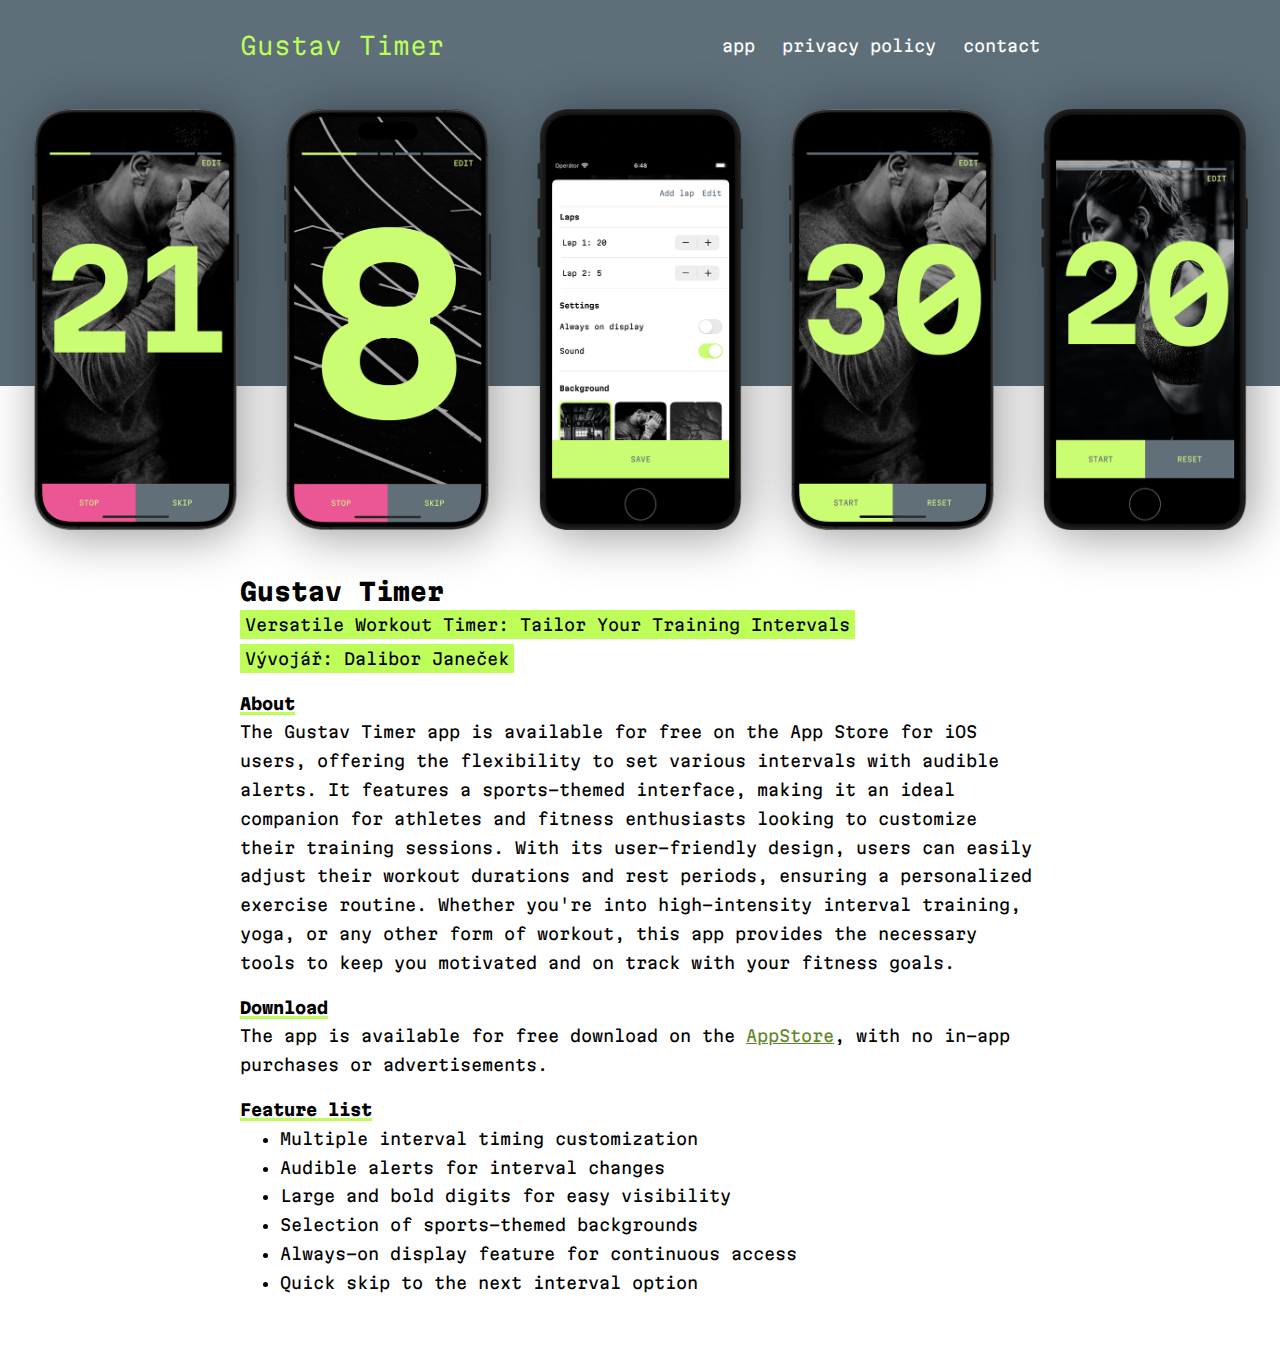
<file: docs/index.html>
<!DOCTYPE html>
<html lang="en">

<head>
    <meta charset="UTF-8">
    <link rel="preconnect" href="https://fonts.googleapis.com">
    <link rel="preconnect" href="https://fonts.gstatic.com" crossorigin>
    <link href="https://fonts.googleapis.com/css2?family=Martian+Mono:wght@100..800&display=swap" rel="stylesheet">
    <link rel="stylesheet" href="style.css">
    <meta name="viewport" content="width=device-width, initial-scale=1.0">
    <title>Gustav Timer</title>
</head>

<body>
    <div class="header">
        <div class="container">
            <section>
                <div class="menu">
                    <h1>Gustav Timer</h1>
                    <div>
                        <a href="index.html">app</a>
                        <a href="pp.html">privacy policy</a>
                        <a href="contact.html">contact</a>
                        <div>
                        </div>
            </section>
        </div>
            <div class="banner">
                <img src="ip21.png" alt="">
                <img src="ip8.png" alt="">
                <img src="se0.png" alt="">
                <img src="ip30.png" alt="">
                <img src="se20.png" alt="">
            </div>
    </div>
    <div class="container" id="after-banner">
        <!-- <a href="#en">#en</a> <a href="#cz">#cz</a> -->
        <section id="en">
            <h1>Gustav Timer</h1>
            <p><span class="highlight">Versatile Workout Timer: Tailor Your Training Intervals</span></p>
            <p><span class="highlight">Vývojář: Dalibor Janeček</span></p>
            <article>
                <h3>About</h3>
                The Gustav Timer app is available for free on the App Store for iOS users, offering the flexibility to
                set various intervals with audible alerts. It features a sports-themed interface, making it an ideal
                companion for athletes and fitness enthusiasts looking to customize their training sessions. With its
                user-friendly design, users can easily adjust their workout durations and rest periods, ensuring a
                personalized exercise routine. Whether you're into high-intensity interval training, yoga, or any other
                form of workout, this app provides the necessary tools to keep you motivated and on track with your
                fitness goals.
            </article>

            <article>
                <h3><a href="https://apps.apple.com/us/app/gustav-workout-timer/id6478176431">Download</a></h3>


                The app is available for free download on the <a href="https://apps.apple.com/us/app/gustav-workout-timer/id6478176431">AppStore</a>, with no in-app purchases or advertisements.
            </article>

            <article>
                <h3>Feature list</h3>
                <ul>
                    <li>Multiple interval timing customization</li>
                    <li>Audible alerts for interval changes</li>
                    <li>Large and bold digits for easy visibility</li>
                    <li>Selection of sports-themed backgrounds</li>
                    <li>Always-on display feature for continuous access</li>
                    <li>Quick skip to the next interval option</li>
                </ul>
            </article>
        </section>
    </div>
</body>

</html>
</file>
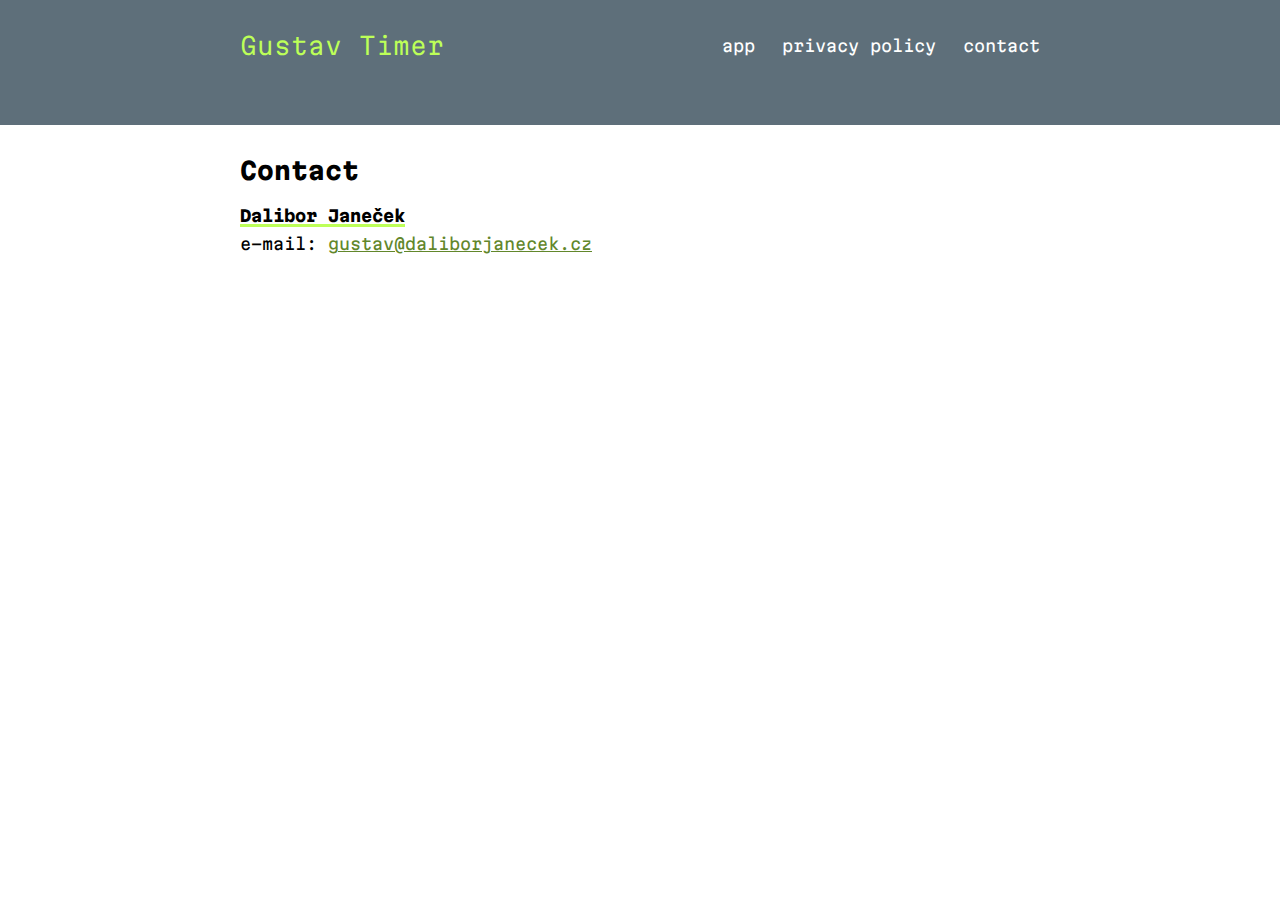
<file: docs/contact.html>
<!DOCTYPE html>
<html lang="en">
<head>
    <meta charset="UTF-8">
    <link rel="preconnect" href="https://fonts.googleapis.com">
<link rel="preconnect" href="https://fonts.gstatic.com" crossorigin>
<link href="https://fonts.googleapis.com/css2?family=Martian+Mono:wght@100..800&display=swap" rel="stylesheet">
    <link rel="stylesheet" href="style.css">
    <meta name="viewport" content="width=device-width, initial-scale=1.0">
    <title>Gustav Timer</title>
</head>
<body>
    <div class="header">
    <div class="container">
        <section>
            <div class="menu">
                <h1>Gustav Timer</h1>
                <div>
                    <a href="index.html">app</a>
                    <a href="pp.html">privacy policy</a>
                    <a href="contact.html">contact</a>
                <div>
            </div>
        </section>
    </div>
</div>
    <div class="container">
        <!-- <a href="#en">#en</a> <a href="#cz">#cz</a> -->
        <section id="en">
            <h1>Contact</h1>
            <article>
            <h3>Dalibor Janeček</h3>
                e-mail: <a href="mailto:gustav@daliborjanecek.cz">gustav@daliborjanecek.cz</a>
        </article>
        </section>
    </div>
</body>
</html>
</file>
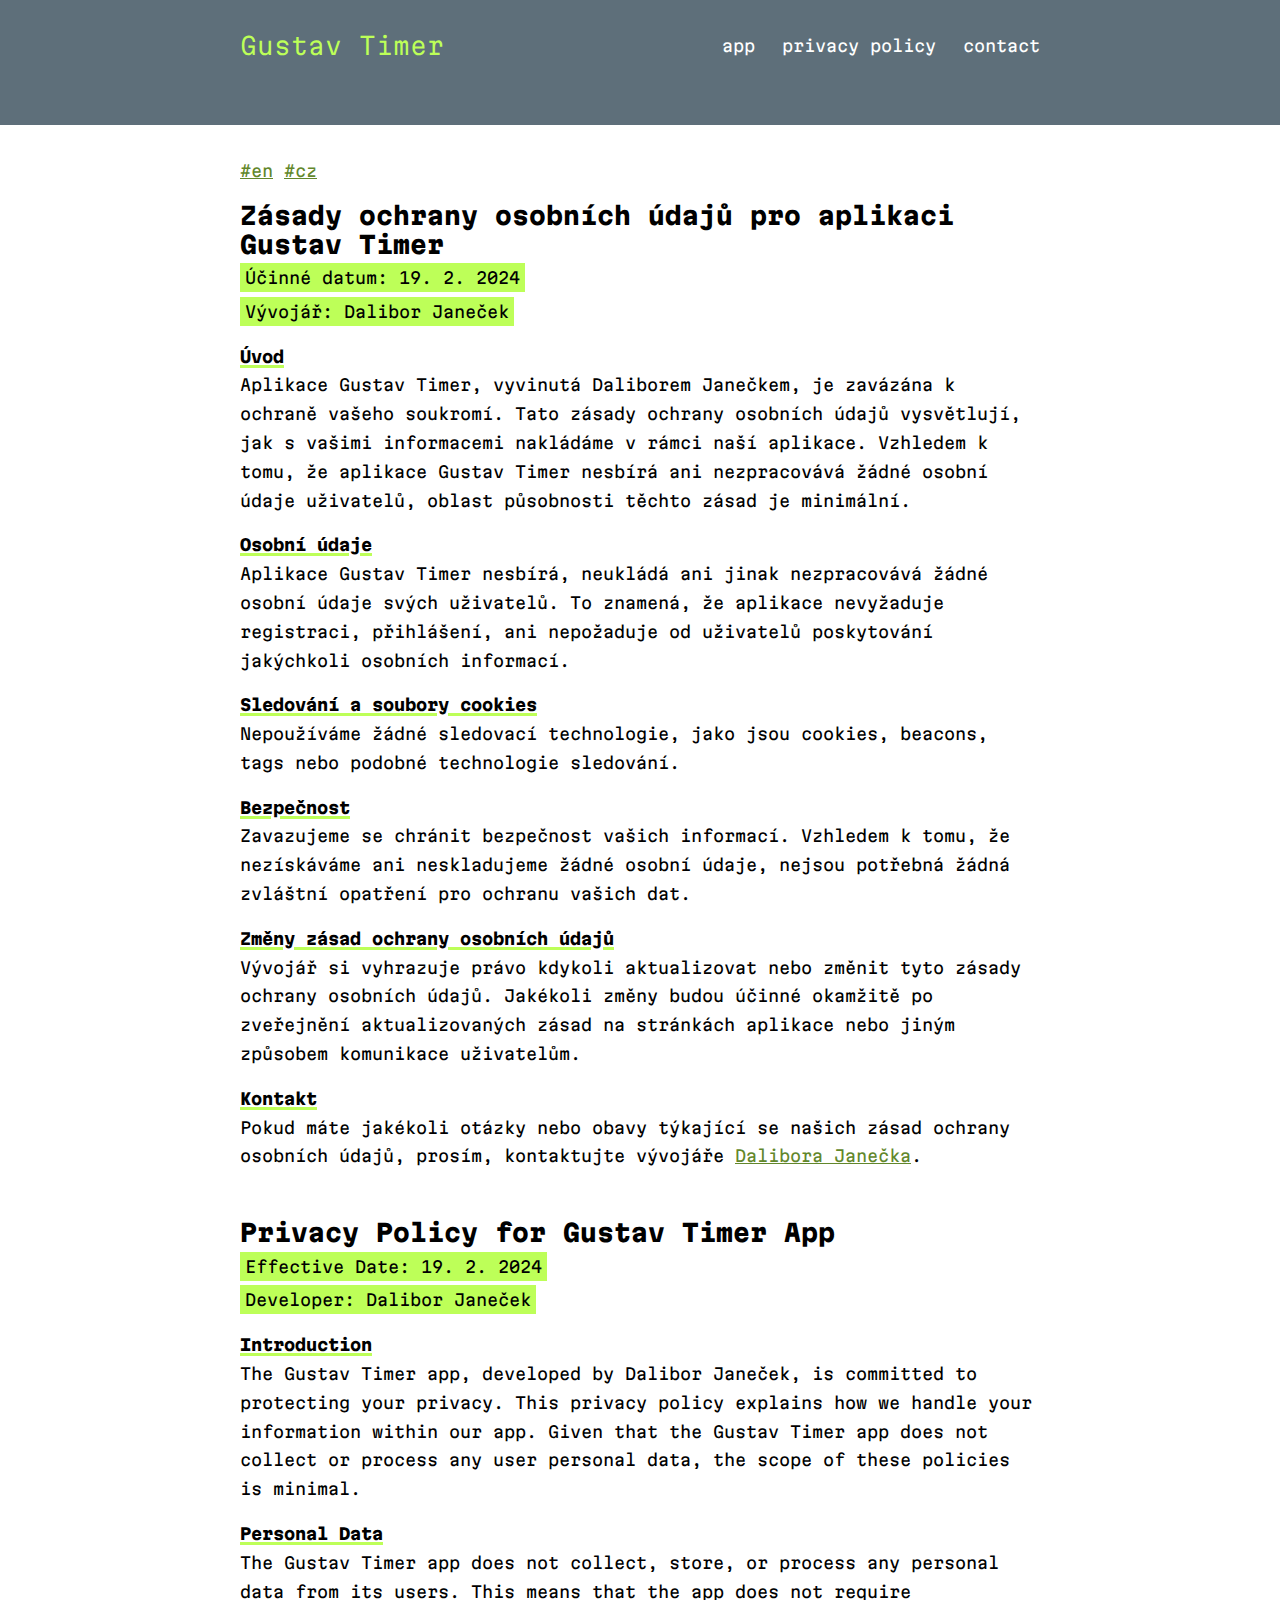
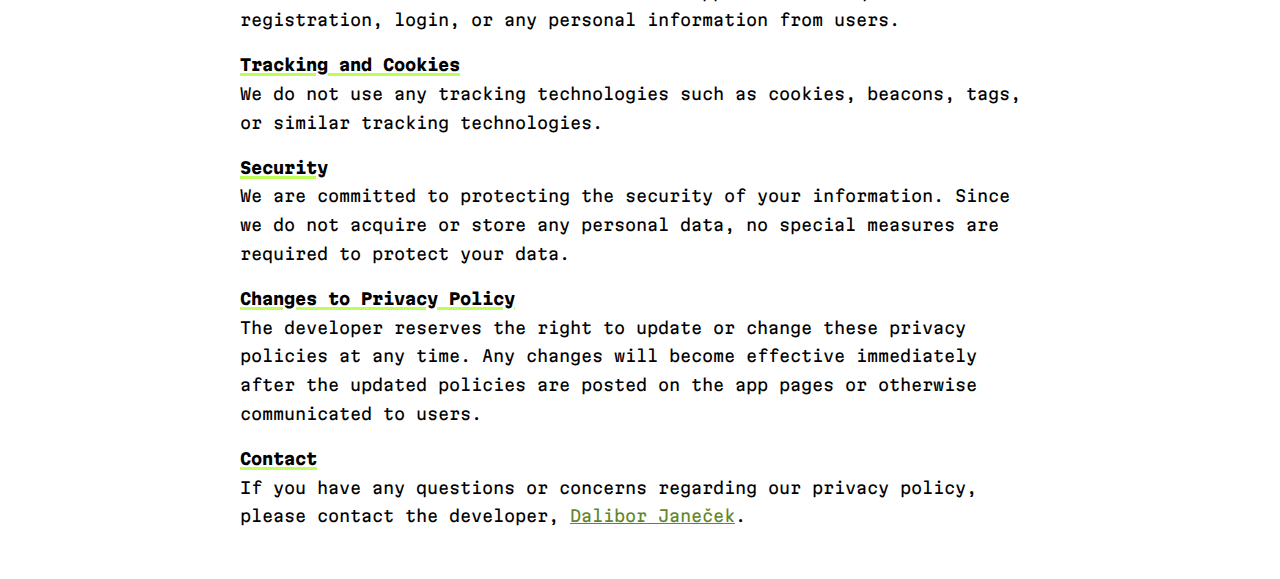
<file: docs/pp.html>
<!DOCTYPE html>
<html lang="en">
<head>
    <meta charset="UTF-8">
    <link rel="preconnect" href="https://fonts.googleapis.com">
<link rel="preconnect" href="https://fonts.gstatic.com" crossorigin>
<link href="https://fonts.googleapis.com/css2?family=Martian+Mono:wght@100..800&display=swap" rel="stylesheet">
    <link rel="stylesheet" href="style.css">
    <meta name="viewport" content="width=device-width, initial-scale=1.0">
    <title>Gustav Timer</title>
</head>
<body>
    <div class="header">
    <div class="container">
        <section>
            <div class="menu">
                <h1>Gustav Timer</h1>
                <div>
                    <a href="index.html">app</a>
                    <a href="pp.html">privacy policy</a>
                    <a href="contact.html">contact</a>
                <div>
            </div>
        </section>
    </div>
</div>
    <div class="container">
        <a href="#en">#en</a> <a href="#cz">#cz</a>
        <section id="cz">
            <h1>Zásady ochrany osobních údajů pro aplikaci Gustav Timer</h1>
            <p><span class="highlight">Účinné datum: 19. 2. 2024</span></p>
            <p><span class="highlight">Vývojář: Dalibor Janeček</span></p>
            <article>
            <h3>Úvod</h3>
            Aplikace Gustav Timer, vyvinutá Daliborem Janečkem, je zavázána k ochraně vašeho soukromí. Tato zásady ochrany osobních údajů vysvětlují, jak s vašimi informacemi nakládáme v rámci naší aplikace. Vzhledem k tomu, že aplikace Gustav Timer nesbírá ani nezpracovává žádné osobní údaje uživatelů, oblast působnosti těchto zásad je minimální.
            </article>
        
            <article>
            <h3>Osobní údaje</h3>
            Aplikace Gustav Timer nesbírá, neukládá ani jinak nezpracovává žádné osobní údaje svých uživatelů. To znamená, že aplikace nevyžaduje registraci, přihlášení, ani nepožaduje od uživatelů poskytování jakýchkoli osobních informací.
            </article>
        
            <article>
            <h3>Sledování a soubory cookies</h3>
            Nepoužíváme žádné sledovací technologie, jako jsou cookies, beacons, tags nebo podobné technologie sledování.
            </article>
        
            <article>
            <h3>Bezpečnost</h3>
            Zavazujeme se chránit bezpečnost vašich informací. Vzhledem k tomu, že nezískáváme ani neskladujeme žádné osobní údaje, nejsou potřebná žádná zvláštní opatření pro ochranu vašich dat.
            </article>
        
            <article>
            <h3>Změny zásad ochrany osobních údajů</h3>
            Vývojář si vyhrazuje právo kdykoli aktualizovat nebo změnit tyto zásady ochrany osobních údajů. Jakékoli změny budou účinné okamžitě po zveřejnění aktualizovaných zásad na stránkách aplikace nebo jiným způsobem komunikace uživatelům.
            </article>
        
            <article>
            <h3>Kontakt</h3>
            Pokud máte jakékoli otázky nebo obavy týkající se našich zásad ochrany osobních údajů, prosím, kontaktujte vývojáře <a href="mailto:gustav@daliborjanecek.cz">Dalibora Janečka</a>.
            </article>
        </section>
        
        <section id="en">
        <h1>Privacy Policy for Gustav Timer App</h1>
        
        <p><span class="highlight">Effective Date: 19. 2. 2024</span></p>
        <p><span class="highlight">Developer: Dalibor Janeček</span></p>
        <article>
            <h3>Introduction</h3>
            The Gustav Timer app, developed by Dalibor Janeček, is committed to protecting your privacy. This privacy policy explains how we handle your information within our app. Given that the Gustav Timer app does not collect or process any user personal data, the scope of these policies is minimal.
        </article>
        
        <article>
            <h3>Personal Data</h3>
            The Gustav Timer app does not collect, store, or process any personal data from its users. This means that the app does not require registration, login, or any personal information from users.
        </article>
        
        <article>
            <h3>Tracking and Cookies</h3>
            We do not use any tracking technologies such as cookies, beacons, tags, or similar tracking technologies.
        </article>
        
        <article>
            <h3>Security</h3>
            We are committed to protecting the security of your information. Since we do not acquire or store any personal data, no special measures are required to protect your data.
        </article>
        
        <article>
            <h3>Changes to Privacy Policy</h3>
            The developer reserves the right to update or change these privacy policies at any time. Any changes will become effective immediately after the updated policies are posted on the app pages or otherwise communicated to users.
        </article>
        
        <article>
            <h3>Contact</h3>
            If you have any questions or concerns regarding our privacy policy, please contact the developer, <a href="mailto:gustav@daliborjanecek.cz">Dalibor Janeček</a>.
        </article>
        </section>
    </div>
</body>
</html>
</file>
<file: docs/style.css>
body {
    font-family: "Martian Mono", monospace;
    line-height: 180%;
    margin: 0;
}

h1 {
    font-size: 1.5em;
}

h3 {
    font-size: 1em;
    text-decoration: underline;
    text-decoration-color: #BDFF58;
    text-decoration-thickness: 3px;
}

h3 a {
    color: black;
    text-decoration: underline;
    text-decoration-color: #BDFF58;
    text-decoration-thickness: 3px;
}

h1,
h3 {
    margin-bottom: 0px;
    font-weight: 800;
}

section {
    margin-bottom: 3em;
}

.highlight {
    background-color: #BDFF58;
    padding: 5px;
}

.container {
    max-width: 800px;
    margin: 0 auto;
    padding: 0 20px;
}

a {
    color: #62872b;
}

p {
    margin: .3em 0;
}

.header {
    padding: 1em 0;
    margin-bottom: 2em;
    background-color: #5E6F7A;
    color: #BDFF58;
}

.menu {
    display: flex;
    flex-wrap: wrap;
    justify-content: space-between;
    align-items: flex-end;
}

.menu h1 {
    font-weight: 300;
}

.menu a {
    padding-left: 1em;
    color: white;
    text-decoration: none;
}

ul {
    margin-top: 0;
}

.banner {
    display: flex;
    justify-content: space-between;
    margin-bottom: -10em;
    padding: 0 2em;
}

.banner img {
    width: 17%;
    -webkit-filter: drop-shadow(5px 5px 5px #666666);
    filter: drop-shadow(5px 5px 25px #00000068);
}

#after-banner {
    margin-top: 12em;
}

@media screen and (max-width: 1000px) {

    .banner {
        display: flex;
        justify-content: space-between;
        margin-bottom: -4em;
        padding: 0 2em;
    }

    #after-banner {
        margin-top: 6em;
    }
}

@media screen and (max-width: 600px) {

    .menu a {
        padding-left: 0em;
    }

    .menu {
        flex-direction: column;
        align-items: flex-start;
    }

    .banner img {
        width: 30%;
    }

    .banner img:nth-of-type(n+4) {
        display: none;
    }
}

@media screen and (max-width: 380px) {
    .banner img {
        width: 80%;
    }

    .banner img:nth-of-type(n+2) {
        display: none;
    }
}
</file>
